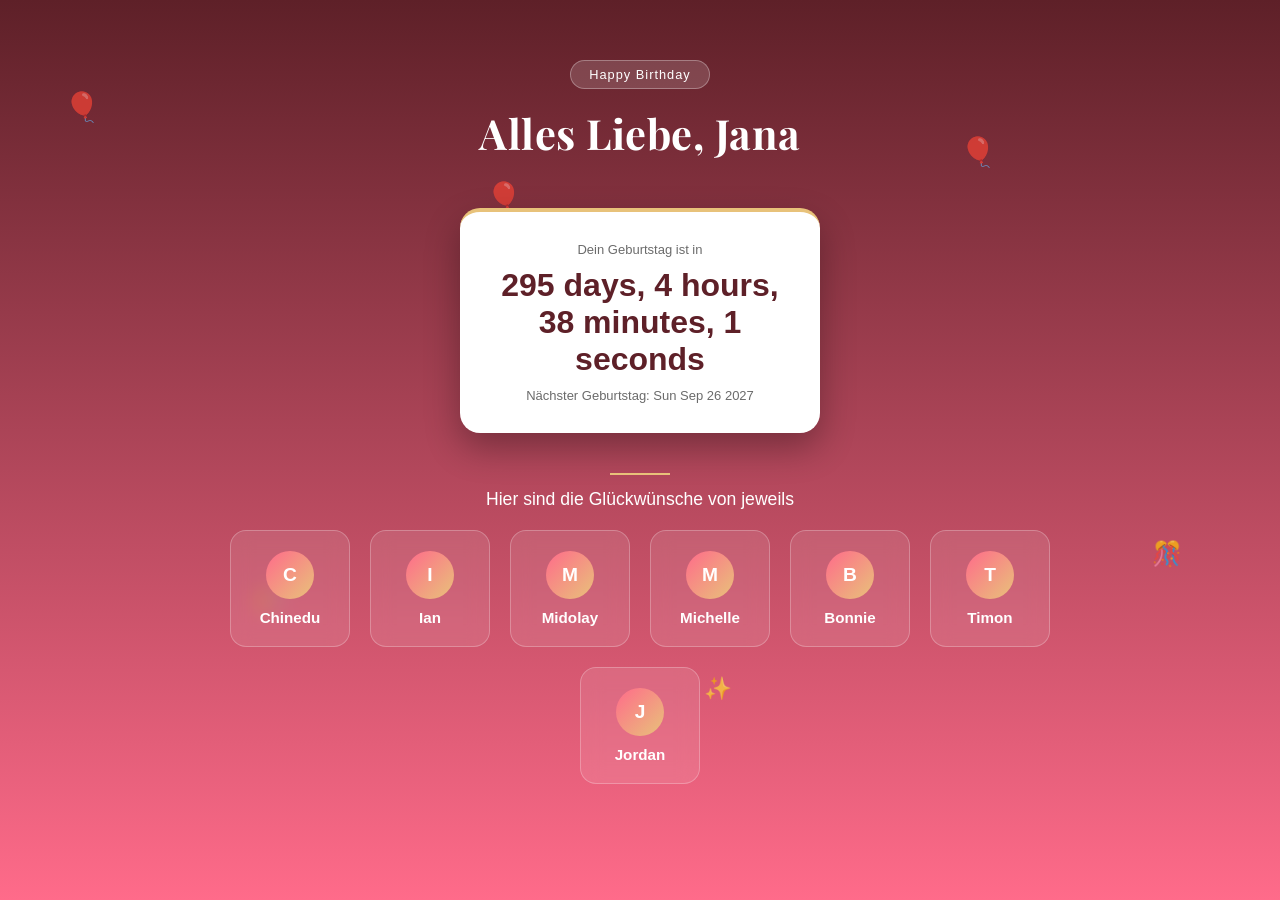
<file: index.html>
<!DOCTYPE html>
<html lang="de">
<head>
    <meta charset="UTF-8">
    <meta name="viewport" content="width=device-width, initial-scale=1.0">
    <title>Geburtstag</title>
    <link rel="preconnect" href="https://fonts.googleapis.com">
    <link href="https://fonts.googleapis.com/css2?family=Playfair+Display:wght@600;700&display=swap" rel="stylesheet">
    <link rel="stylesheet" href="styles.css">
</head>
<body>

    <div class="confetti">
        <span>🎈</span><span>🎉</span><span>🎈</span><span>✨</span><span>🎈</span><span>🎊</span>
    </div>

    <header>
        <div class="eyebrow-badge">Happy Birthday</div>
        <h1>Alles Liebe, Jana</h1>
        
    </header>

    <!-- countdown für den Besonderen Tag -->
    <section class="top-grid">
        <div class="card countdown-card">
            <div class="small">Dein Geburtstag ist in</div>
            <div id="geburtstags-zähler" class="countdown">–</div>
            <div class="small">Nächster Geburtstag: <span id="nächster-geburtstag"></span></div>
        </div>
    </section>

    <div class="section-divider">
        <span>Hier sind die Glückwünsche von jeweils</span>
    </div>

    <section class="button-section">
        <div class="button-switch">
            <a href="Chinedu.html" class="button">
                <span class="avatar">C</span>
                <span class="name">Chinedu</span>
            </a>
        </div>
        <div class="button-switch">
            <a href="Ian.html" class="button">
                <span class="avatar">I</span>
                <span class="name">Ian</span>
            </a>
        </div>
        <div class="button-switch">
            <a href="Midolay.html" class="button">
                <span class="avatar">M</span>
                <span class="name">Midolay</span>
            </a>
        </div>
        <div class="button-switch">
            <a href="Michelle.html" class="button">
                <span class="avatar">M</span>
                <span class="name">Michelle</span>
            </a>
        </div>
        <div class="button-switch">
            <a href="Bonnie.html" class="button">
                <span class="avatar">B</span>
                <span class="name">Bonnie</span>
            </a>
        </div>
        <div class="button-switch">
            <a href="Timon.html" class="button">
                <span class="avatar">T</span>
                <span class="name">Timon</span>
            </a>
        </div>
        <div class="button-switch">
            <a href="Jordan.html" class="button">
                <span class="avatar">J</span>
                <span class="name">Jordan</span>
            </a>
        </div>
    </section>

    <script src="script.js"></script>

</body>
</html>
</file>
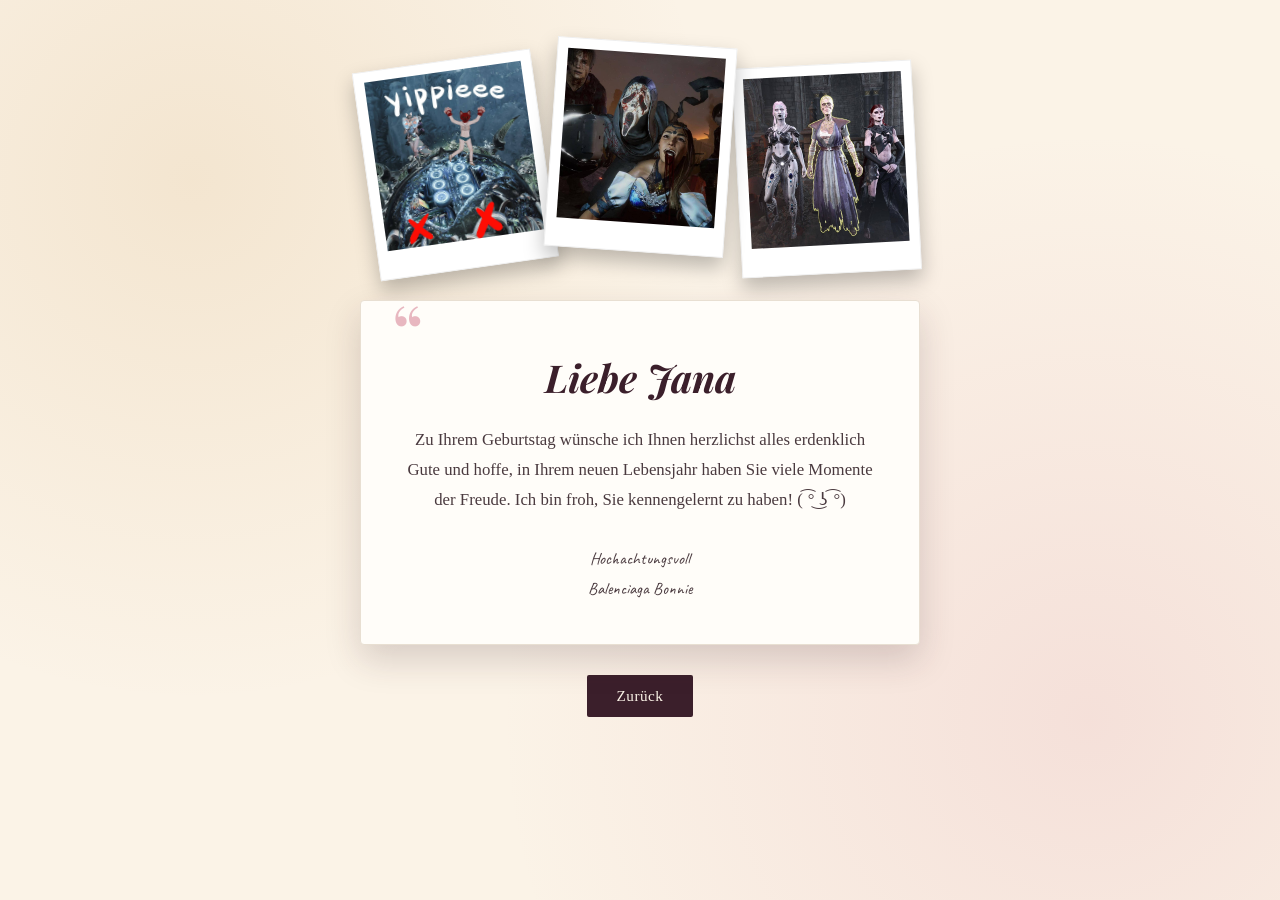
<file: Bonnie.html>
<!DOCTYPE html>
<html lang='de'>
<head>
    <meta charset='utf-8'>
    <meta name='viewport' content='width=device-width, initial-scale=1'>
    <title>Bonnies Glückwünsche</title>
    <link rel="preconnect" href="https://fonts.googleapis.com">
    <link href="https://fonts.googleapis.com/css2?family=Playfair+Display:ital,wght@0,600;1,500&family=Caveat:wght@600&display=swap" rel="stylesheet">
    <link rel="stylesheet" href="stylesB.css">
</head>
<body>

    <div class="page-wrap">

        <div class="polaroid-stack">
            <img src="BonnieBild.jpg" alt="Bonnie" class="polaroid p1">
            <img src="BonnieBild2.jpg" alt="Bonnie" class="polaroid p2">
            <img src="BBild.jpg" alt="Bonnie" class="polaroid p3">
        </div>

        <!--birthday text-->
        <div id="Birthday-card">
            <span class="quote-mark">“</span>
            <div class="card-text">
                <h1>Liebe Jana</h1>
                <p>
                    Zu Ihrem Geburtstag wünsche ich Ihnen herzlichst alles erdenklich Gute und hoffe,
                    in Ihrem neuen Lebensjahr haben Sie viele Momente der Freude.
                    Ich bin froh, Sie kennengelernt zu haben! ( ͡° ͜ʖ ͡°)
                </p>
                <p class="signature">Hochachtungsvoll<br>Balenciaga Bonnie</p>
            </div>
        </div>

        <a href="index.html" class="button">Zurück</a>

    </div>

</body>
</html>
</file>
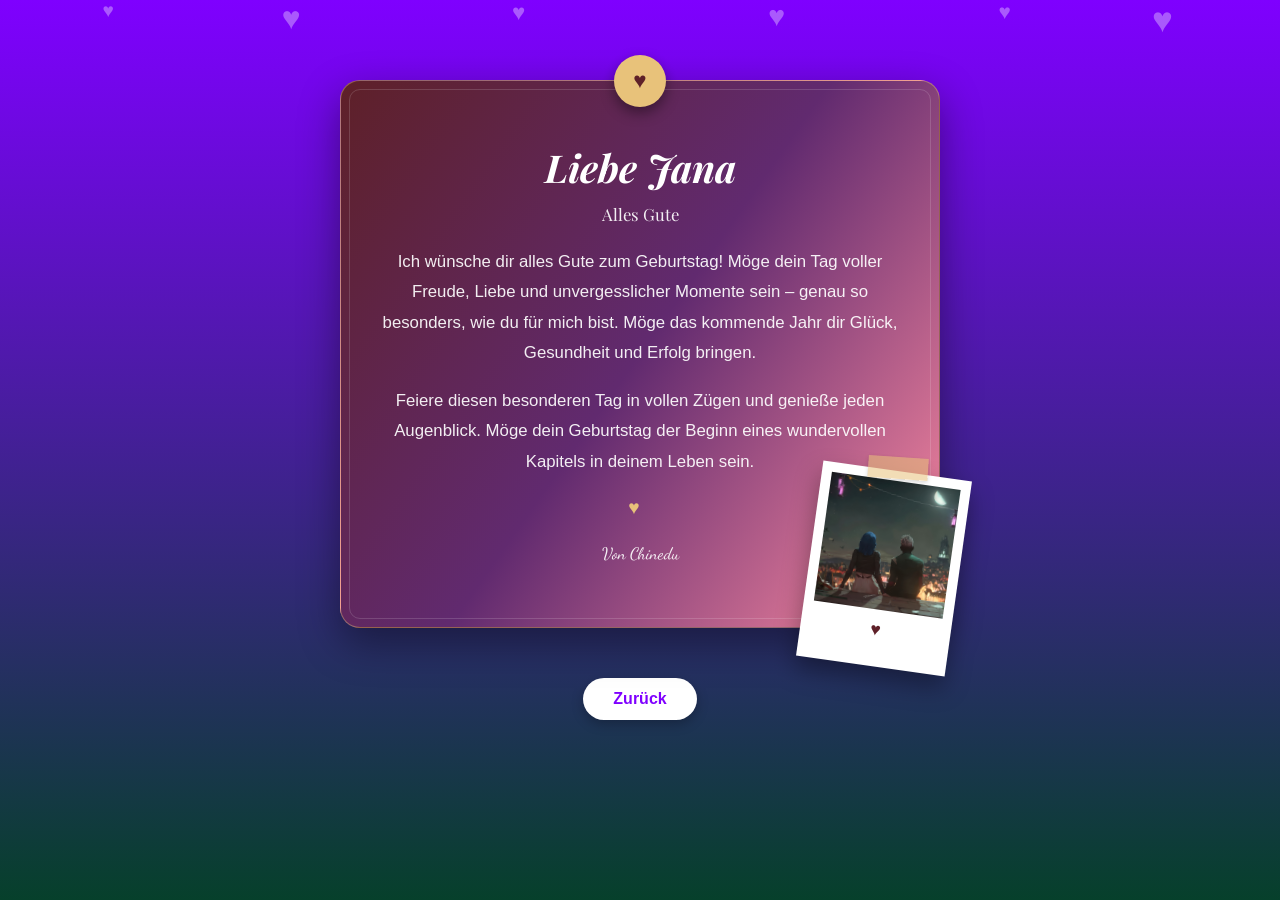
<file: Chinedu.html>
<!DOCTYPE html>
<html lang="de">
<head>
    <meta charset="UTF-8">
    <meta name="viewport" content="width=device-width, initial-scale=1.0">
    <title>Von Chinedu</title>
    <link rel="preconnect" href="https://fonts.googleapis.com">
    <link href="https://fonts.googleapis.com/css2?family=Playfair+Display:ital,wght@0,600;1,500&family=Dancing+Script:wght@700&display=swap" rel="stylesheet">
    <link rel="stylesheet" href="stlylesC.css">
</head>
<body>

    <div class="hearts">
        <span>♥</span><span>♥</span><span>♥</span><span>♥</span><span>♥</span><span>♥</span>
    </div>

    <div class="page-wrap">

        <div id="Birthday-card">
            <div class="seal">♥</div>

            <div class="card-text">
                <h1>Liebe Jana</h1>
                <p class="lead">Alles Gute</p>

                <p>
                    Ich wünsche dir alles Gute zum Geburtstag! Möge dein Tag voller Freude, Liebe und unvergesslicher Momente sein 
                    – genau so besonders, wie du für mich bist. Möge das kommende Jahr dir Glück, 
                    Gesundheit und Erfolg bringen.

                </p>

                <p>
                    Feiere diesen besonderen Tag in vollen Zügen und genieße jeden Augenblick.
                    Möge dein Geburtstag der Beginn eines wundervollen Kapitels in deinem Leben sein.
                </p>

                <div class="divider">♥</div>

                <p class="signature">Von Chinedu</p>
            </div>

            <div class="polaroid p1">
                <img src="JandE.jpg" alt="Unsere Lieblingsserie">
                <p class="polaroid-caption"> ♥</p>
            </div>
        </div>

        <a href="index.html" class="button">Zurück</a>

    </div>

</body>
</html>
</file>
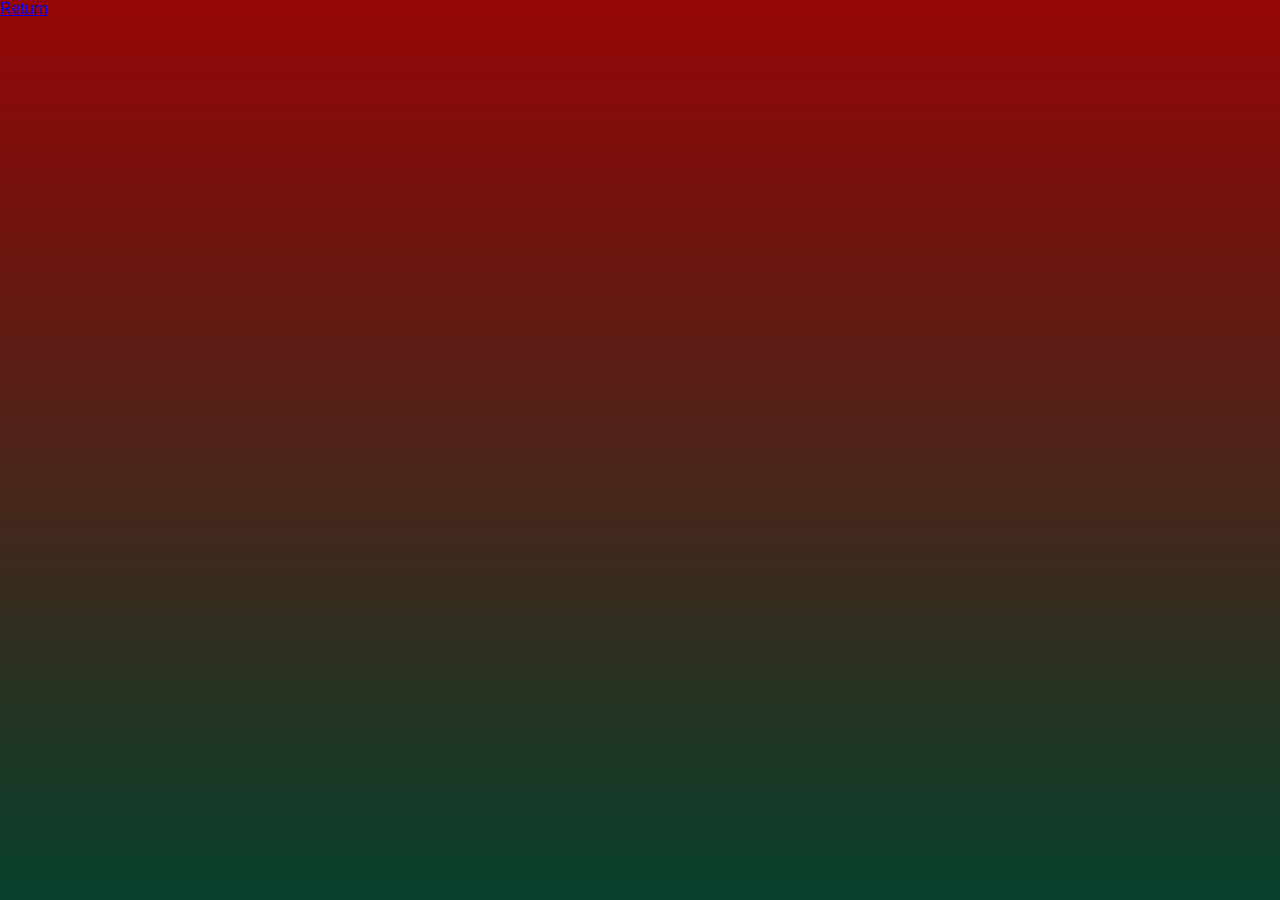
<file: Ian.html>
<!DOCTYPE html>
<html lang='en'>
<head>
    <meta charset='utf-8'>
    <meta name='viewport' content='width=device-width, initial-scale=1'>
    <title>Page Title</title>
    <link rel='stylesheet' href='ian.css'>
</head>
<body>
    <a href="index.html" class="button">Return</a>
</body>
</html>
</file>
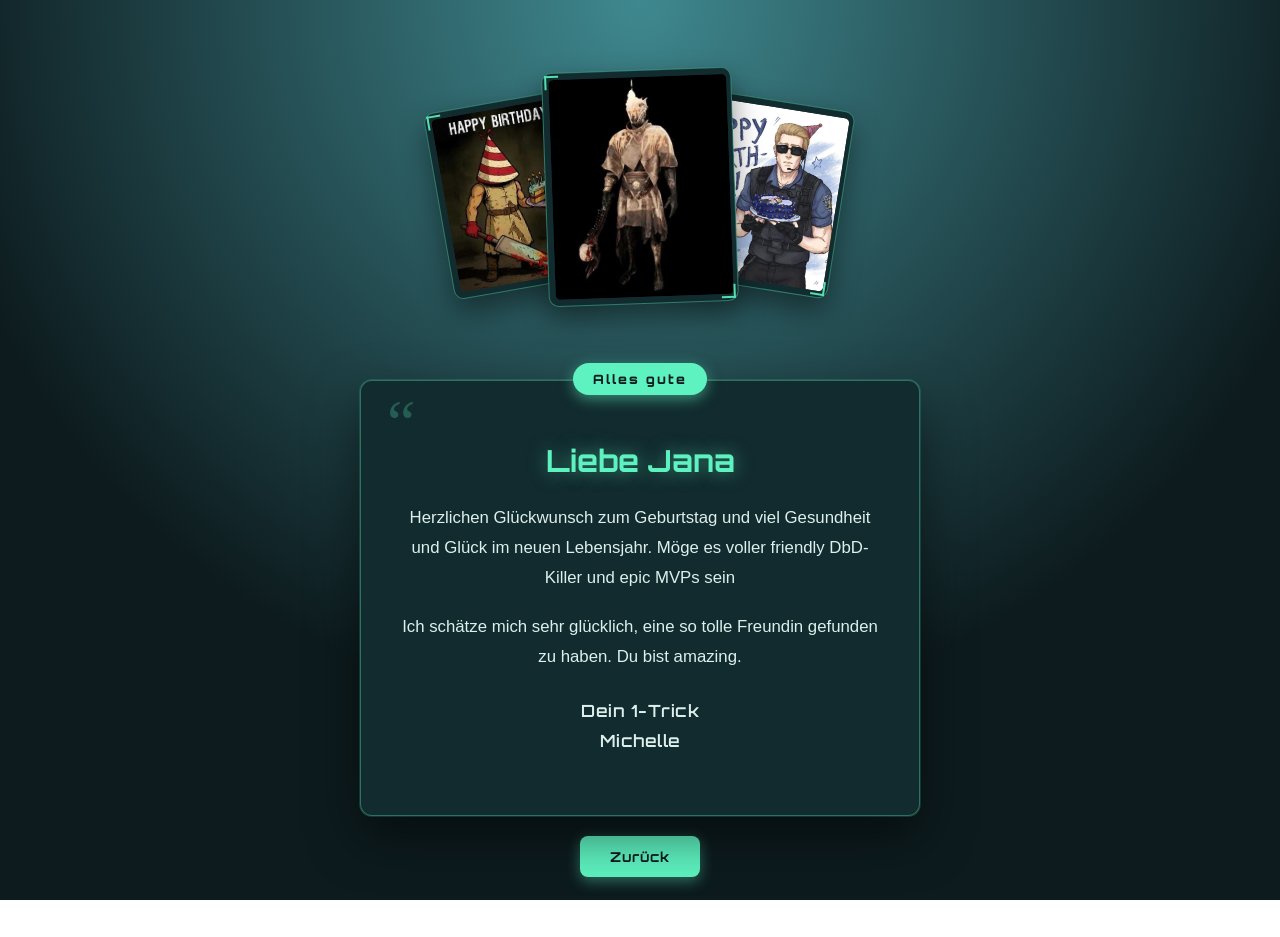
<file: Michelle.html>
<!DOCTYPE html>
<html lang='de'>
<head>
    <meta charset='utf-8'>
    <meta name='viewport' content='width=device-width, initial-scale=1'>
    <title>Michelles Glückwünsche</title>
    <link rel="preconnect" href="https://fonts.googleapis.com">
    <link href="https://fonts.googleapis.com/css2?family=Orbitron:wght@600;800&display=swap" rel="stylesheet">
    <link rel="stylesheet" href="stylesm.css">
</head>
<body>

    <div class="page-wrap">

        <div class="clip-gallery">
            <div class="clip clip-main">
                <img src="Mich2.jpg" alt="Michelle">
                
            </div>
            <div class="clip clip-side clip-2">
                <img src="Mich1.jpg" alt="Michelle">
                
            </div>
            <div class="clip clip-side clip-3">
                <img src="Mich3.jpg" alt="Michelle">
               
            </div>
        </div>

        <div id="Birthday-card">
            <div class="level-badge">Alles gute</div>
            <span class="quote-mark">“</span>

            <div class="card-text">
                <h1>Liebe Jana</h1>
                <p>
                    Herzlichen Glückwunsch zum Geburtstag und viel Gesundheit und Glück im neuen Lebensjahr.
                    Möge es voller friendly DbD-Killer und epic MVPs sein 
                </p>
                <p>
                    Ich schätze mich sehr glücklich, eine so tolle Freundin gefunden zu haben. Du bist amazing.
                </p>
                <p class="signature">Dein 1-Trick<br>Michelle</p>
            </div>
        </div>

        <a href="index.html" class="button">Zurück</a>

    </div>

</body>
</html>
</file>
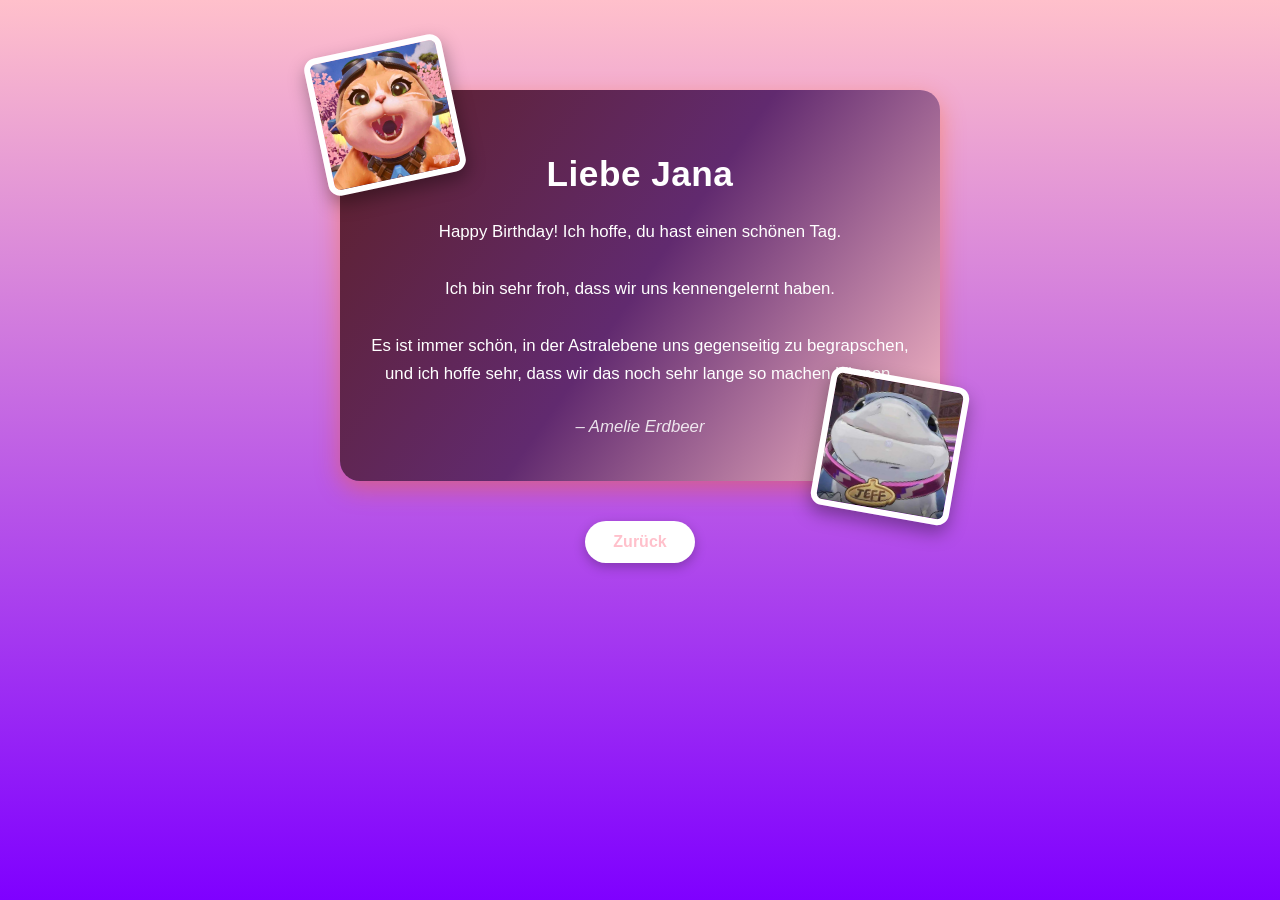
<file: Midolay.html>
<!DOCTYPE html>
<html lang='de'>
<head>
    <meta charset='utf-8'>
    <meta name='viewport' content='width=device-width, initial-scale=1'>
    <title>Happy Birthday Jana</title>
    <link rel='stylesheet' href='stylesMi.css'>
</head>
<body>

    <div class="page-wrap">

        <div id="Birthday-card">

            <img src="jpcbild.jpg" alt="Mido" class="sticker sticker-1">
            <img src="jeffbild.jpg" alt="Mido" class="sticker sticker-2">

            <div class="card-text">
                <h1>Liebe Jana</h1>
                <p>
                    Happy Birthday! Ich hoffe, du hast einen schönen Tag.<br><br>
                    Ich bin sehr froh, dass wir uns kennengelernt haben.<br><br>
                    Es ist immer schön, in der Astralebene uns gegenseitig zu begrapschen,
                    und ich hoffe sehr, dass wir das noch sehr lange so machen können.
                </p>
                <p class="signature">– Amelie Erdbeer</p>
            </div>
        </div>

        <a href="index.html" class="button">Zurück</a>

    </div>

</body>
</html>
</file>
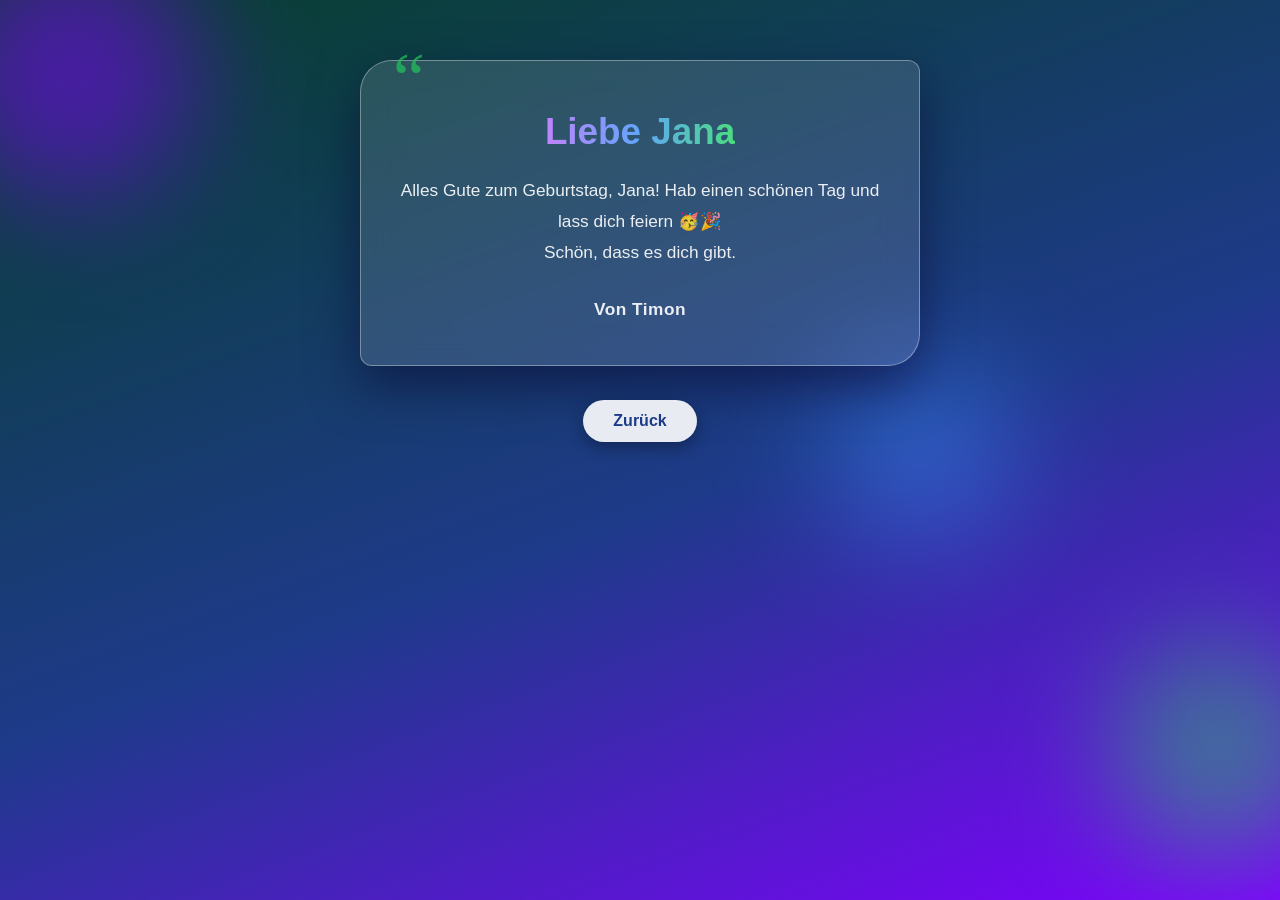
<file: Timon.html>
<!DOCTYPE html>
<html lang='de'>
<head>
    <meta charset='utf-8'>
    <meta name='viewport' content='width=device-width, initial-scale=1'>
    <title>Timons Glückwünsche</title>
    <link rel="stylesheet" href="stylesT.css">
</head>
<body>

    <div class="scene">

        <div class="blob blob-1"></div>
        <div class="blob blob-2"></div>
        <div class="blob blob-3"></div>

        <div id="Birthday-card">
            <span class="quote-mark">“</span>
            <div class="card-text">
                <h1>Liebe Jana</h1>
                <p>
                    Alles Gute zum Geburtstag, Jana! Hab einen schönen Tag und lass dich feiern 🥳🎉<br>
                    Schön, dass es dich gibt.
                </p>
                <p class="signature">Von Timon</p>
            </div>
        </div>

        <a href="index.html" class="button">Zurück</a>

    </div>

</body>
</html>
</file>
<file: styles.css>
:root{
    --bg:#5e2028;
    --card:#fff;
    --accent:#ff6b8a;
    --gold:#e8c27a;
    --muted:#6b6b6b;
    --text:#2b2b2b;
}

*{
    box-sizing:border-box;
}

body{
    font-family: 'Segoe UI', sans-serif;
    margin:0;
    min-height: 100vh;
    background: linear-gradient(180deg, var(--bg), var(--accent));
    background-repeat: no-repeat;
    background-attachment: fixed;
    color: var(--text);
    position: relative;
    overflow-x: hidden;
}

/* Schwebende Deko im Hintergrund */

.confetti{
    position: fixed;
    inset: 0;
    pointer-events: none;
    z-index: 0;
}

.confetti span{
    position: absolute;
    font-size: 1.8rem;
    opacity: 0.7;
    animation: drift 12s ease-in-out infinite;
}

.confetti span:nth-child(1){ left: 5%;  top: 10%; animation-delay: 0s; }
.confetti span:nth-child(2){ left: 20%; top: 65%; animation-delay: 1.5s; font-size: 1.3rem; }
.confetti span:nth-child(3){ left: 38%; top: 20%; animation-delay: 3s; }
.confetti span:nth-child(4){ left: 55%; top: 75%; animation-delay: 4.5s; font-size: 1.4rem; }
.confetti span:nth-child(5){ left: 75%; top: 15%; animation-delay: 2s; }
.confetti span:nth-child(6){ left: 90%; top: 60%; animation-delay: 5s; font-size: 1.5rem; }

@keyframes drift {
    0%, 100% { transform: translateY(0) rotate(0deg); }
    50% { transform: translateY(-30px) rotate(8deg); }
}

/* Header */

header{
    position: relative;
    z-index: 1;
    padding: 60px 20px 30px;
    text-align: center;
    color: white;
}

.eyebrow-badge{
    display: inline-block;
    padding: 6px 18px;
    background: rgba(255,255,255,0.15);
    border: 1px solid rgba(255,255,255,0.3);
    border-radius: 30px;
    font-size: 0.8rem;
    letter-spacing: 1px;
    margin-bottom: 16px;
}

h1{
    font-family: 'Playfair Display', serif;
    font-size: 2.6rem;
    margin: 0;
    letter-spacing: 0.5px;
}

.sub{
    font-size: 14px;
    margin-top: 8px;
    color: rgba(255,255,255,0.75);
}

/* Countdown */

.top-grid{
    position: relative;
    z-index: 1;
    display: flex;
    flex-wrap: wrap;
    gap: 18px;
    justify-content: center;
    margin: 18px;
}

.countdown-card{
    background: var(--card);
    padding: 30px 36px;
    border-radius: 20px;
    box-shadow: 0 15px 35px rgba(0,0,0,0.3);
    min-width: 260px;
    max-width: 360px;
    text-align: center;
    border-top: 4px solid var(--gold);
}

.countdown{
    font-size: 32px;
    font-weight: 700;
    margin: 10px 0;
    color: var(--bg);
}

.small{
    font-size: 13px;
    color: var(--muted);
}

/* Divider */

.section-divider{
    position: relative;
    z-index: 1;
    text-align: center;
    margin: 40px 20px 20px;
    color: white;
}

.section-divider span{
    background: transparent;
    font-size: 1.1rem;
    font-weight: 500;
    position: relative;
    padding: 0 16px;
}

.section-divider::before{
    content: "";
    display: block;
    width: 60px;
    height: 2px;
    background: var(--gold);
    margin: 0 auto 14px;
}

/* Gäste-Grid */

.button-section{
    position: relative;
    z-index: 1;
    display: flex;
    flex-wrap: wrap;
    gap: 20px;
    justify-content: center;
    margin: 18px auto 60px;
    max-width: 900px;
    padding: 0 20px;
}

.button-switch{
    display: flex;
    justify-content: center;
}

.button{
    display: flex;
    flex-direction: column;
    align-items: center;
    gap: 10px;
    width: 120px;
    padding: 20px 10px;
    text-decoration: none;
    background: rgba(255,255,255,0.1);
    backdrop-filter: blur(10px);
    border: 1px solid rgba(255,255,255,0.25);
    border-radius: 16px;
    transition: transform 0.25s ease, background 0.25s ease;
}

.button:hover{
    transform: translateY(-6px);
    background: rgba(255,255,255,0.2);
}

.avatar{
    width: 48px;
    height: 48px;
    border-radius: 50%;
    background: linear-gradient(135deg, var(--accent), var(--gold));
    display: flex;
    align-items: center;
    justify-content: center;
    font-weight: 700;
    font-size: 1.2rem;
    color: white;
}

.name{
    font-weight: 600;
    color: white;
    font-size: 0.95rem;
}
</file>
<file: stylesB.css>
:root{
    --paper:#FBF3E7;
    --card:#FFFDF9;
    --ink:#3B1F2B;
    --gold:#C9974C;
    --rose:#D98A9B;
    --muted:#8a7568;
}

*{
    box-sizing:border-box;
}

body{
    font-family: 'Georgia', serif;
    margin:0;
    min-height: 100vh;
    background: var(--paper);
    background-image:
        radial-gradient(circle at 15% 20%, rgba(201,151,76,0.15), transparent 40%),
        radial-gradient(circle at 85% 80%, rgba(217,138,155,0.18), transparent 45%);
    color: var(--ink);
}

.page-wrap{
    display: flex;
    flex-direction: column;
    align-items: center;
    padding: 50px 20px;
}

/* Polaroid-Collage statt Bildergalerie */

.polaroid-stack{
    display: flex;
    justify-content: center;
    gap: 6px;
    margin-bottom: 10px;
    flex-wrap: nowrap;
}

.polaroid{
    width: 180px;
    height: 210px;
    object-fit: cover;
    background: white;
    padding: 10px 10px 28px 10px;
    box-shadow: 0 10px 20px rgba(0,0,0,0.25);
    border: 1px solid #eee;
    transition: transform 0.3s ease;
}

.p1{ transform: rotate(-8deg) translateY(10px); }
.p2{ transform: rotate(4deg) translateY(-8px); z-index: 2; }
.p3{ transform: rotate(-3deg) translateY(14px); }

.polaroid:hover{
    transform: scale(1.05) rotate(0deg);
    z-index: 5;
}

/* Textkarte im Briefstil */

#Birthday-card{
    width: 100%;
    max-width: 560px;
    margin: 30px auto 10px;
    padding: 50px 40px 40px;
    background: var(--card);
    border-radius: 4px;
    border: 1px solid #e8dfd2;
    position: relative;
    text-align: center;
    box-shadow: 0 15px 35px rgba(59,31,43,0.18);
}

.quote-mark{
    position: absolute;
    top: -10px;
    left: 30px;
    font-family: 'Playfair Display', serif;
    font-size: 5rem;
    color: var(--rose);
    opacity: 0.6;
    line-height: 1;
}

#Birthday-card h1{
    font-family: 'Playfair Display', serif;
    font-style: italic;
    font-size: 2.4rem;
    margin: 0 0 22px;
    color: var(--ink);
}

.card-text p{
    font-size: 1.05rem;
    line-height: 1.8;
    margin: 0;
    color: #4a3a3f;
}

.signature{
    margin-top: 28px !important;
    font-family: 'Caveat', cursive;
    font-size: 1.8rem;
    color: var(--gold);
}

/* Button */

.button{
    display: inline-block;
    margin-top: 20px;
    padding: 12px 30px;
    background: var(--ink);
    color: var(--paper);
    font-family: 'Georgia', serif;
    font-size: 0.95rem;
    letter-spacing: 0.5px;
    text-decoration: none;
    border-radius: 2px;
    transition: background 0.2s ease;
}

.button:hover{
    background: var(--rose);
}

/* Handy: gleiches Layout, nur kleiner */

@media (max-width: 480px){
    .polaroid-stack{
        gap: 2px;
    }

    .polaroid{
        width: 100px;
        height: 120px;
        padding: 6px 6px 16px 6px;
    }

    #Birthday-card{
        padding: 40px 24px 30px;
    }

    #Birthday-card h1{
        font-size: 1.9rem;
    }

    .card-text p{
        font-size: 0.95rem;
    }
}

@media (max-width: 360px){
    .polaroid{
        width: 82px;
        height: 100px;
        padding: 5px 5px 12px 5px;
    }
}
</file>
<file: stlylesC.css>
:root{
    --bg:#7F00FF;
    --card:#fff;
    --accent:#06402B;
    --gold:#e8c27a;
    --muted:#6b6b6b;
}

*{
    box-sizing:border-box;
}

body{
    font-family: 'Segoe UI', sans-serif;
    margin:0;
    min-height: 100vh;
    background: linear-gradient(180deg, var(--bg), var(--accent));
    background-repeat: no-repeat;
    background-attachment: fixed;
    color: #222;
    position: relative;
    overflow-x: hidden;
}

/* Schwebende Herzen im Hintergrund */

.hearts{
    position: fixed;
    inset: 0;
    pointer-events: none;
    z-index: 0;
}

.hearts span{
    position: absolute;
    color: rgba(255,255,255,0.35);
    font-size: 1.6rem;
    animation: rise 10s linear infinite;
}

.hearts span:nth-child(1){ left: 8%;  animation-delay: 0s;  font-size: 1.2rem; }
.hearts span:nth-child(2){ left: 22%; animation-delay: 2s;  font-size: 2rem; }
.hearts span:nth-child(3){ left: 40%; animation-delay: 4s;  font-size: 1.4rem; }
.hearts span:nth-child(4){ left: 60%; animation-delay: 1s;  font-size: 1.8rem; }
.hearts span:nth-child(5){ left: 78%; animation-delay: 3s;  font-size: 1.3rem; }
.hearts span:nth-child(6){ left: 90%; animation-delay: 5s;  font-size: 2.2rem; }

@keyframes rise {
    0%   { transform: translateY(110vh) rotate(0deg); opacity: 0; }
    10%  { opacity: 1; }
    90%  { opacity: 1; }
    100% { transform: translateY(-10vh) rotate(20deg); opacity: 0; }
}

.page-wrap{
    position: relative;
    z-index: 1;
    display: flex;
    flex-direction: column;
    align-items: center;
    padding: 20px;
}

/* Karte */

#Birthday-card{
    width: 100%;
    max-width: 600px;
    margin: 60px auto 20px;
    padding: 50px 36px 40px;
    background: linear-gradient(125deg, #5e2028, #612a6f, #FF8DA1);
    border-radius: 20px;
    border: 1px solid rgba(232, 194, 122, 0.4);
    outline: 1px solid rgba(255,255,255,0.15);
    outline-offset: -10px;
    position: relative;
    overflow: visible;
    color: white;
    text-align: center;
    box-shadow: 0 15px 40px rgba(0,0,0,0.4);
    animation: glow 3s ease-in-out infinite alternate;
}

@keyframes glow {
    0%   { box-shadow: 0 15px 40px rgba(0,0,0,0.3); }
    100% { box-shadow: 0 15px 55px rgba(255,107,138,0.5); }
}

.seal{
    position: absolute;
    top: -26px;
    left: 50%;
    transform: translateX(-50%);
    width: 52px;
    height: 52px;
    background: var(--gold);
    border-radius: 50%;
    display: flex;
    align-items: center;
    justify-content: center;
    color: #5e2028;
    font-size: 1.4rem;
    box-shadow: 0 6px 14px rgba(0,0,0,0.4);
}

#Birthday-card h1{
    font-family: 'Playfair Display', serif;
    font-style: italic;
    font-size: 2.4rem;
    margin: 10px 0 6px;
}

.lead{
    font-family: 'Playfair Display', serif;
    font-size: 1.3rem;
    color: var(--gold);
    margin: 0 0 24px;
}

.card-text p{
    font-size: 1.05rem;
    line-height: 1.8;
    margin: 0 0 18px;
    color: rgba(255,255,255,0.92);
}

.divider{
    margin: 20px 0;
    color: var(--gold);
    font-size: 1.2rem;
    letter-spacing: 12px;
}

.signature{
    margin-top: 10px !important;
    font-family: 'Dancing Script', cursive;
    font-size: 2rem;
    color: var(--gold);
}

/* Button */

.button{
    display: inline-block;
    margin: 30px 0 40px;
    padding: 12px 30px;
    background: white;
    color: var(--bg);
    font-weight: 600;
    text-decoration: none;
    border-radius: 30px;
    box-shadow: 0 4px 12px rgba(0,0,0,0.25);
    transition: transform 0.2s ease, box-shadow 0.2s ease;
}

.button:hover{
    transform: translateY(-2px);
    box-shadow: 0 6px 16px rgba(0,0,0,0.35);
}
/* Polaroid-Foto, angeklebt an der Karte */

.polaroid{
    position: absolute;
    bottom: -40px;
    right: -20px;
    width: 150px;
    background: #fff;
    padding: 10px 10px 26px 10px;
    box-shadow: 0 12px 25px rgba(0,0,0,0.35);
    transform: rotate(8deg);
    transition: transform 0.3s ease;
    z-index: 3;
}

.polaroid::before{
    content: "";
    position: absolute;
    top: -14px;
    left: 50%;
    transform: translateX(-50%) rotate(-4deg);
    width: 60px;
    height: 22px;
    background: rgba(232, 194, 122, 0.55);
    box-shadow: 0 2px 4px rgba(0,0,0,0.15);
}

.polaroid img{
    width: 100%;
    height: 130px;
    object-fit: cover;
    display: block;
}

.polaroid-caption{
    margin: 10px 0 0;
    font-family: 'Dancing Script', cursive;
    font-size: 1.1rem;
    color: #5e2028;
    text-align: center;
}

.polaroid:hover{
    transform: rotate(0deg) scale(1.05);
}

/* Auf kleinen Bildschirmen: Polaroid unter die Karte statt überlappend */

@media (max-width: 480px){
    .polaroid{
        position: static;
        margin: 30px auto 0;
        transform: rotate(-4deg);
    }
}
</file>
<file: ian.css>
:root{
    --bg:#950606;
    --card:#fff;
    --accent:#06402B;
    --gold:#B163FF;
    --muted:#6b6b6b;
}

*{
    box-sizing:border-box;
}

body{
    font-family: 'Segoe UI', sans-serif;
    margin:0;
    min-height: 100vh;
    background: linear-gradient(180deg, var(--bg), var(--accent));
    background-repeat: no-repeat;
    background-attachment: fixed;
    color: #222;
    position: relative;
    overflow-x: hidden;
}
</file>
<file: stylesm.css>
:root{
    --bg:#0d1b1e;
    --card:#122b2e;
    --accent:#9be670;
    --teal:#3f888f;
    --neon:#5ef2c0;
    --muted:#8fa8a5;
}

*{
    box-sizing:border-box;
}

body{
    font-family: 'Segoe UI', sans-serif;
    margin:0;
    min-height: 100vh;
    background: radial-gradient(circle at 50% 0%, var(--teal) 0%, var(--bg) 65%);
    background-repeat: no-repeat;
    background-attachment: fixed;
    color: #e8f4f2;
}

.page-wrap{
    display: flex;
    flex-direction: column;
    align-items: center;
    padding: 20px;
}

header{
    padding: 28px;
    text-align: center;
}

/* Bilder-Collage oben, über der Karte */

.clip-gallery{
    position: relative;
    display: flex;
    justify-content: center;
    align-items: flex-end;
    gap: 0;
    width: 100%;
    max-width: 480px;
    height: 260px;
    margin: 50px auto 10px;
}

.clip{
    position: absolute;
    background: var(--card);
    border: 1px solid rgba(94,242,192,0.4);
    border-radius: 10px;
    padding: 6px;
    box-shadow: 0 12px 28px rgba(0,0,0,0.45);
    transition: transform 0.3s ease, box-shadow 0.3s ease, z-index 0s;
}

.clip img{
    display: block;
    object-fit: cover;
    border-radius: 5px;
}

.clip-main{
    left: 50%;
    top: 0;
    transform: translateX(-50%) rotate(-2deg);
    z-index: 2;
    width: 190px;
}
.clip-main img{ width: 178px; height: 220px; }

.clip-side{
    top: 30px;
    width: 150px;
    z-index: 1;
}
.clip-side img{ width: 138px; height: 175px; }

.clip-2{
    left: 8%;
    transform: rotate(-10deg);
}

.clip-3{
    right: 8%;
    left: auto;
    transform: rotate(9deg);
}

.clip:hover{
    transform: rotate(0deg) scale(1.06) !important;
    z-index: 5;
    box-shadow: 0 0 25px rgba(94,242,192,0.55);
}

/* Eck-Klammern im HUD-Stil */

.clip::before,
.clip::after{
    content: "";
    position: absolute;
    width: 12px;
    height: 12px;
    border: 2px solid var(--neon);
    opacity: 0.9;
}

.clip::before{
    top: 2px;
    left: 2px;
    border-right: none;
    border-bottom: none;
}

.clip::after{
    bottom: 2px;
    right: 2px;
    border-left: none;
    border-top: none;
}

.clip-tag{
    position: absolute;
    bottom: -10px;
    right: 6px;
    background: var(--neon);
    color: #0d1b1e;
    font-family: 'Orbitron', sans-serif;
    font-size: 0.55rem;
    font-weight: 700;
    letter-spacing: 1px;
    padding: 3px 7px;
    border-radius: 4px;
    white-space: nowrap;
}

/* Karte im Gaming-Look */

#Birthday-card{
    width: 100%;
    max-width: 560px;
    margin: 40px auto 20px;
    padding: 50px 40px 40px;
    background: var(--card);
    border-radius: 12px;
    border: 1px solid rgba(94, 242, 192, 0.35);
    position: relative;
    text-align: center;
    box-shadow: 0 0 0 1px rgba(94,242,192,0.15), 0 20px 50px rgba(0,0,0,0.5);
}

.level-badge{
    position: absolute;
    top: -18px;
    left: 50%;
    transform: translateX(-50%);
    background: var(--neon);
    color: #0d1b1e;
    font-family: 'Orbitron', sans-serif;
    font-weight: 800;
    font-size: 0.8rem;
    letter-spacing: 2px;
    padding: 8px 20px;
    border-radius: 20px;
    box-shadow: 0 4px 14px rgba(94,242,192,0.5);
}

.quote-mark{
    position: absolute;
    top: 10px;
    left: 26px;
    font-family: Georgia, serif;
    font-size: 4rem;
    color: rgba(94,242,192,0.25);
    line-height: 1;
}

#Birthday-card h1{
    font-family: 'Orbitron', sans-serif;
    font-size: 1.9rem;
    margin: 10px 0 24px;
    color: var(--neon);
    text-shadow: 0 0 18px rgba(94,242,192,0.5);
}

.card-text p{
    font-size: 1.05rem;
    line-height: 1.8;
    margin: 0 0 18px;
    color: #dcefec;
}

.signature{
    margin-top: 24px !important;
    font-family: 'Orbitron', sans-serif;
    font-weight: 600;
    font-size: 1rem;
    color: var(--accent);
    letter-spacing: 0.5px;
}

/* Button */

.button{
    display: inline-block;
    margin-bottom: 40px;
    padding: 12px 30px;
    background: var(--neon);
    color: #0d1b1e;
    font-family: 'Orbitron', sans-serif;
    font-weight: 700;
    font-size: 0.85rem;
    letter-spacing: 1px;
    text-decoration: none;
    border-radius: 8px;
    box-shadow: 0 4px 14px rgba(94,242,192,0.4);
    transition: transform 0.2s ease, box-shadow 0.2s ease;
}

.button:hover{
    transform: translateY(-2px);
    box-shadow: 0 8px 20px rgba(94,242,192,0.6);
}

/* Mobile: Collage wird zu sauberer, gerader Reihe */

@media (max-width: 520px){
    .clip-gallery{
        position: static;
        display: flex;
        flex-direction: row;
        flex-wrap: nowrap;
        justify-content: center;
        align-items: center;
        gap: 8px;
        height: auto;
        margin: 30px auto 10px;
        padding: 0 10px;
    }

    .clip{
        position: static;
        transform: none !important;
        width: auto;
        flex: 1 1 0;
        max-width: 120px;
    }

    .clip-main{
        z-index: 1;
    }

    .clip-main img,
    .clip-side img{
        width: 100%;
        height: 140px;
    }

    .clip-tag{
        font-size: 0.5rem;
        padding: 2px 5px;
        bottom: -8px;
        right: 4px;
    }
}
</file>
<file: stylesMi.css>
:root{
    --bg: #ffc0cb;
    --card:#fff;
    --accent:#7F00FF;
    --muted:#6b6b6b;
}

*{
    box-sizing:border-box;
}

body{
    font-family: 'Segoe UI', sans-serif;
    margin:0;
    min-height: 100vh;
    background: linear-gradient(180deg, var(--bg), var(--accent));
    background-repeat: no-repeat;
    background-attachment: fixed;
    color: #222;
}

.page-wrap{
    display: flex;
    flex-direction: column;
    align-items: center;
    padding: 20px;
}

/* style für text */

#Birthday-card{
    width: 100%;
    max-width: 600px;
    margin: 70px auto 40px;
    padding: 40px 30px;
    background: linear-gradient(125deg, #5e2028, #612a6f, #ffc0cb);
    border-radius: 20px;
    position: relative;
    overflow: visible;
    color: white;
    text-align: center;
    box-shadow: 0 8px 25px rgba(255, 100, 0, 0.4);
    animation: glow 3s ease-in-out infinite alternate;
}

@keyframes glow {
    0% {
        box-shadow: 0 0 10px rgba(255, 100, 0, 0.2);
    }
    100% {
        box-shadow: 0 0 30px rgba(255, 100, 0, 0.8);
    }
}

#Birthday-card h1{
    font-size: 2.2rem;
    margin-bottom: 24px;
    letter-spacing: 0.5px;
}

.card-text p{
    font-size: 1.05rem;
    line-height: 1.7;
    margin: 0;
}

.signature{
    margin-top: 24px !important;
    font-style: italic;
    color: rgba(255,255,255,0.85);
}

/* Bilder als Sticker an den Kartenecken */

.sticker{
    position: absolute;
    width: 140px;
    height: 140px;
    object-fit: cover;
    border: 6px solid white;
    border-radius: 12px;
    box-shadow: 0 8px 18px rgba(0,0,0,0.35);
    z-index: 3;
    transition: transform 0.3s ease;
}

.sticker-1{
    top: -45px;
    left: -25px;
    transform: rotate(-12deg);
}

.sticker-2{
    bottom: -35px;
    right: -20px;
    transform: rotate(10deg);
}

.sticker:hover{
    transform: scale(1.08) rotate(0deg);
    z-index: 5;
}

/* Button */

.button{
    display: inline-block;
    margin-bottom: 40px;
    padding: 12px 28px;
    background: white;
    color: var(--bg);
    font-weight: 600;
    text-decoration: none;
    border-radius: 30px;
    box-shadow: 0 4px 12px rgba(0,0,0,0.25);
    transition: transform 0.2s ease, box-shadow 0.2s ease;
}

.button:hover{
    transform: translateY(-2px);
    box-shadow: 0 6px 16px rgba(0,0,0,0.35);
}

/* Handy: Sticker werden Teil des normalen Layouts statt an den Ecken zu kleben */

@media (max-width: 600px){
    #Birthday-card{
        margin-top: 20px;
        padding-top: 30px;
    }

    .sticker{
        position: static;
        display: inline-block;
        width: 90px;
        height: 90px;
        transform: none !important;
        margin: 0 8px 16px;
        vertical-align: middle;
    }

    .sticker-1{
        transform: rotate(-8deg) !important;
    }

    .sticker-2{
        transform: rotate(6deg) !important;
    }
}
</file>
<file: stylesT.css>
:root{
    --green:#06402B;
    --blue:#1E3A8A;
    --purple:#7F00FF;
    --card:#fff;
    --muted:#6b6b6b;
    --text:#2b2b2b;
}

*{
    box-sizing:border-box;
}

body{
    font-family: 'Segoe UI', sans-serif;
    margin:0;
    min-height: 100vh;
    background: linear-gradient(160deg, var(--green), var(--blue) 55%, var(--purple));
    color: var(--text);
    overflow-x: hidden;
}

.scene{
    position: relative;
    display: flex;
    flex-direction: column;
    align-items: center;
    min-height: 100vh;
    padding: 60px 20px;
}

/* Schwebende Farbblobs im Hintergrund */

.blob{
    position: absolute;
    border-radius: 50%;
    filter: blur(60px);
    opacity: 0.55;
    z-index: 0;
    animation: float 8s ease-in-out infinite;
}

.blob-1{
    width: 260px;
    height: 260px;
    background: var(--purple);
    top: -60px;
    left: -60px;
    animation-delay: 0s;
}

.blob-2{
    width: 220px;
    height: 220px;
    background: #22c55e;
    bottom: 40px;
    right: -50px;
    animation-delay: 2s;
}

.blob-3{
    width: 180px;
    height: 180px;
    background: #3b82f6;
    top: 40%;
    left: 65%;
    animation-delay: 4s;
}

@keyframes float {
    0%, 100% { transform: translateY(0) scale(1); }
    50% { transform: translateY(-25px) scale(1.08); }
}

/* Karte im Glass-Look */

#Birthday-card{
    width: 100%;
    max-width: 560px;
    padding: 50px 36px 40px;
    background: rgba(255, 255, 255, 0.12);
    backdrop-filter: blur(18px);
    -webkit-backdrop-filter: blur(18px);
    border: 1px solid rgba(255, 255, 255, 0.35);
    border-radius: 32px 12px 32px 12px;
    position: relative;
    z-index: 1;
    color: white;
    text-align: center;
    box-shadow: 0 20px 50px rgba(6, 0, 40, 0.5);
}

.quote-mark{
    position: absolute;
    top: -18px;
    left: 32px;
    font-family: Georgia, serif;
    font-size: 4.5rem;
    color: #22c55e;
    opacity: 0.7;
    line-height: 1;
}

#Birthday-card h1{
    font-size: 2.3rem;
    margin: 0 0 22px;
    background: linear-gradient(90deg, #c084fc, #60a5fa, #4ade80);
    -webkit-background-clip: text;
    background-clip: text;
    color: transparent;
    display: inline-block;
}

.card-text p{
    font-size: 1.08rem;
    line-height: 1.8;
    margin: 0;
    color: rgba(255,255,255,0.9);
}

.signature{
    margin-top: 26px !important;
    font-weight: 700;
    letter-spacing: 0.5px;
    color: #86efac;
}

/* Button */

.button{
    display: inline-block;
    margin-top: 34px;
    padding: 12px 30px;
    background: rgba(255,255,255,0.9);
    color: var(--blue);
    font-weight: 600;
    text-decoration: none;
    border-radius: 30px;
    position: relative;
    z-index: 1;
    box-shadow: 0 6px 16px rgba(0,0,0,0.3);
    transition: transform 0.2s ease, box-shadow 0.2s ease;
}

.button:hover{
    transform: translateY(-2px);
    background: white;
    box-shadow: 0 10px 22px rgba(0,0,0,0.35);
}
</file>
